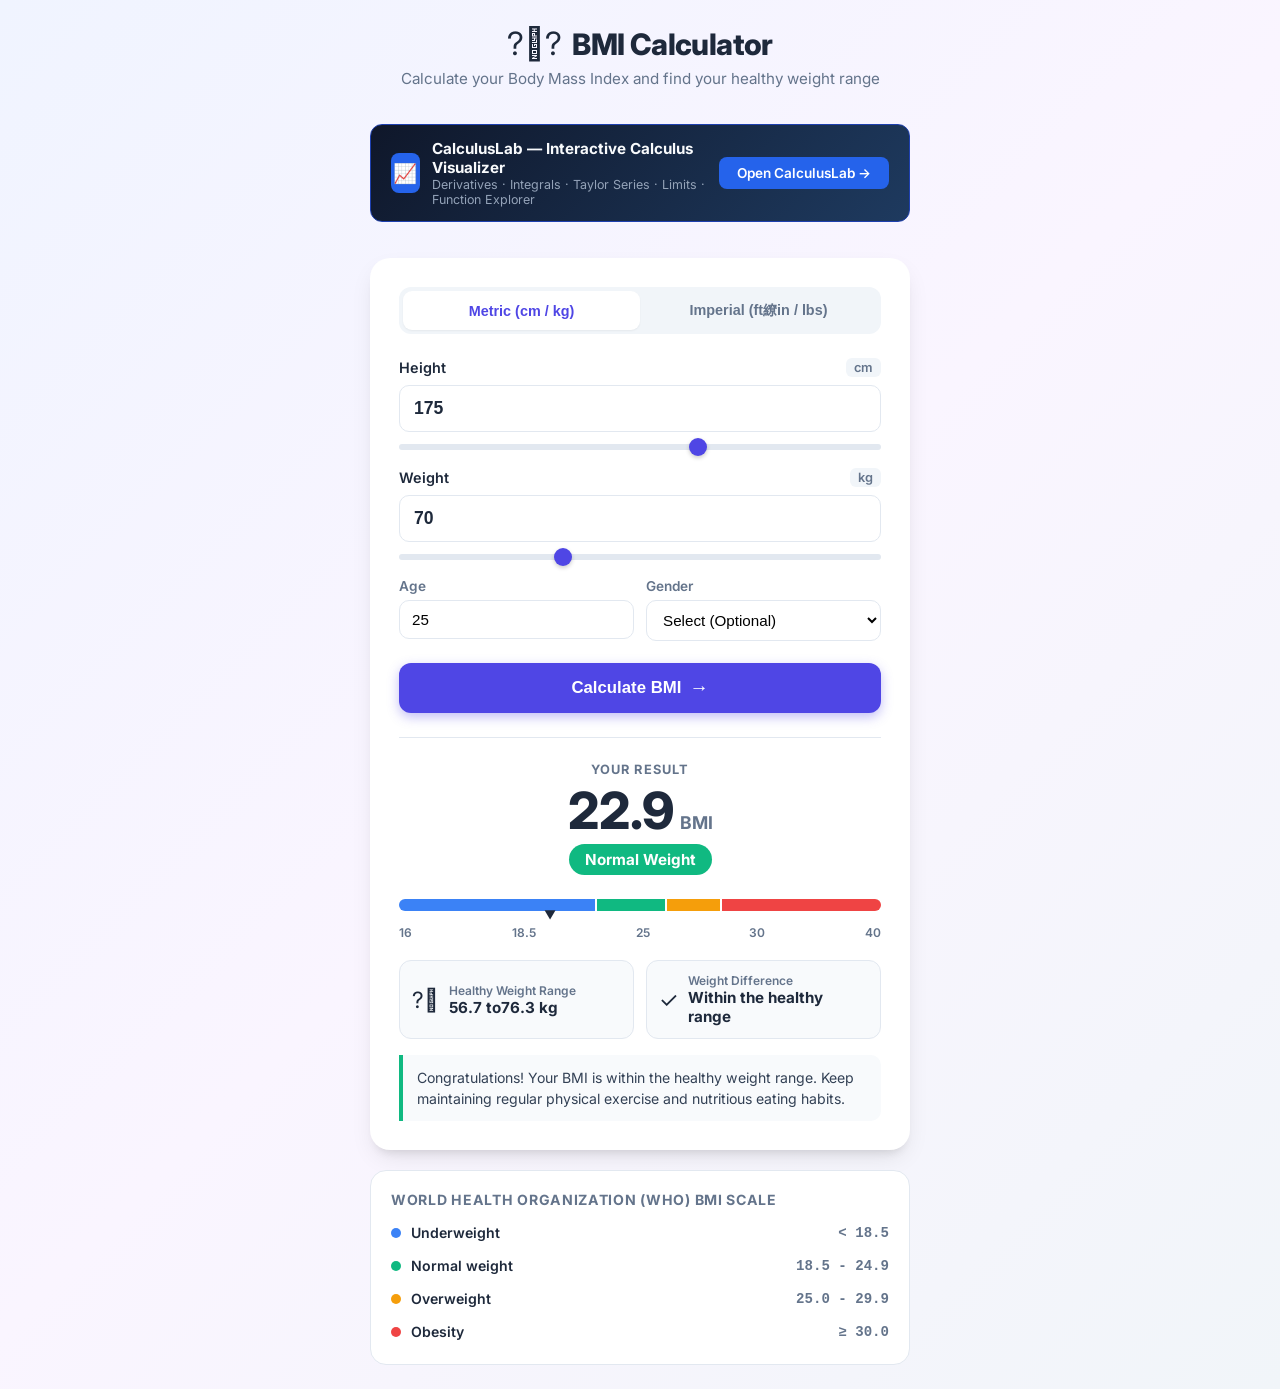
<file: index.html>
﻿<!DOCTYPE html>
<html lang="en">
<head>
  <meta charset="UTF-8">
  <meta name="viewport" content="width=device-width, initial-scale=1.0">
  <title>BMI Calculator & Health Tracker</title>
  <link rel="stylesheet" href="style.css">
  <link rel="preconnect" href="https://fonts.googleapis.com">
  <link rel="preconnect" href="https://fonts.gstatic.com" crossorigin>
  <link href="https://fonts.googleapis.com/css2?family=Inter:wght@400;500;600;700;800&display=swap" rel="stylesheet">
</head>
<body>
  <div class="app-container">
    <header class="app-header">
      <div class="logo">
        <span class="logo-icon">??</span>
        <h1>BMI Calculator</h1>
      </div>
      <p class="subtitle">Calculate your Body Mass Index and find your healthy weight range</p>
    </header>

    
    <!-- CalculusLab Banner Link -->
    <div style="background:linear-gradient(135deg,#0f172a,#1e3a5f);border-radius:12px;padding:14px 20px;margin:16px 0;display:flex;align-items:center;justify-content:space-between;gap:12px;border:1px solid #1e40af;">
      <div style="display:flex;align-items:center;gap:12px;">
        <div style="background:#2563eb;border-radius:8px;width:40px;height:40px;display:flex;align-items:center;justify-content:center;font-size:1.2rem;">&#128200;</div>
        <div>
          <div style="font-weight:700;color:#f8fafc;font-size:0.95rem;">CalculusLab &#8212; Interactive Calculus Visualizer</div>
          <div style="color:#94a3b8;font-size:0.78rem;">Derivatives &#183; Integrals &#183; Taylor Series &#183; Limits &#183; Function Explorer</div>
        </div>
      </div>
      <a href="./calculus/" style="background:#2563eb;color:#fff;text-decoration:none;padding:8px 18px;border-radius:8px;font-size:0.85rem;font-weight:600;white-space:nowrap;">Open CalculusLab &#8594;</a>
    </div>
<main class="calculator-card">
      <!-- Unit Selector Tabs -->
      <div class="unit-tabs">
        <button type="button" class="tab-btn active" id="metricTab">Metric (cm / kg)</button>
        <button type="button" class="tab-btn" id="imperialTab">Imperial (ft繚in / lbs)</button>
      </div>

      <form id="bmiForm" autocomplete="off">
        <!-- Metric Inputs -->
        <div class="input-group-container" id="metricInputs">
          <div class="form-group">
            <div class="label-row">
              <label for="heightCm">Height</label>
              <span class="unit-badge">cm</span>
            </div>
            <div class="input-wrapper">
              <input type="number" id="heightCm" min="50" max="250" placeholder="175" value="175" step="0.5" required>
            </div>
            <input type="range" id="heightCmSlider" min="100" max="220" value="175" class="slider">
          </div>

          <div class="form-group">
            <div class="label-row">
              <label for="weightKg">Weight</label>
              <span class="unit-badge">kg</span>
            </div>
            <div class="input-wrapper">
              <input type="number" id="weightKg" min="20" max="300" placeholder="70" value="70" step="0.1" required>
            </div>
            <input type="range" id="weightKgSlider" min="30" max="150" value="70" class="slider">
          </div>
        </div>

        <!-- Imperial Inputs (Hidden by default) -->
        <div class="input-group-container hidden" id="imperialInputs">
          <div class="form-group">
            <div class="label-row">
              <label>Height</label>
              <span class="unit-badge">ft & in</span>
            </div>
            <div class="multi-input">
              <div class="input-wrapper">
                <input type="number" id="heightFt" min="2" max="8" placeholder="5" value="5">
                <span class="input-unit">ft</span>
              </div>
              <div class="input-wrapper">
                <input type="number" id="heightIn" min="0" max="11" placeholder="9" value="9">
                <span class="input-unit">in</span>
              </div>
            </div>
          </div>

          <div class="form-group">
            <div class="label-row">
              <label for="weightLbs">Weight</label>
              <span class="unit-badge">lbs</span>
            </div>
            <div class="input-wrapper">
              <input type="number" id="weightLbs" min="40" max="660" placeholder="154" value="154" step="0.5">
            </div>
            <input type="range" id="weightLbsSlider" min="60" max="350" value="154" class="slider">
          </div>
        </div>

        <!-- Age & Gender (Optional contextual info) -->
        <div class="demographics-grid">
          <div class="form-group-small">
            <label for="age">Age</label>
            <input type="number" id="age" min="10" max="120" placeholder="25" value="25">
          </div>
          <div class="form-group-small">
            <label for="gender">Gender</label>
            <select id="gender">
              <option value="unspecified">Select (Optional)</option>
              <option value="male">Male</option>
              <option value="female">Female</option>
            </select>
          </div>
        </div>

        <button type="submit" class="calculate-btn" id="calcBtn">
          <span>Calculate BMI</span>
          <span class="btn-arrow">&rarr;</span>
        </button>
      </form>

      <!-- Results Section -->
      <section class="result-section hidden" id="resultSection" aria-live="polite">
        <div class="divider"></div>
        
        <div class="result-header">
          <span class="result-tag">Your Result</span>
          <div class="bmi-display">
            <span class="bmi-number" id="bmiValue">22.9</span>
            <span class="bmi-unit">BMI</span>
          </div>
          <div class="category-badge" id="categoryBadge">Normal Weight</div>
        </div>

        <!-- Visual BMI Gauge -->
        <div class="gauge-container">
          <div class="gauge-bar">
            <div class="gauge-segment underweight" title="Underweight (< 18.5)"></div>
            <div class="gauge-segment normal" title="Normal (18.5 - 24.9)"></div>
            <div class="gauge-segment overweight" title="Overweight (25 - 29.9)"></div>
            <div class="gauge-segment obese" title="Obese (30 or higher)"></div>
          </div>
          <div class="gauge-pointer" id="gaugePointer" style="left: 45%;">
            <div class="pointer-arrow">&#9660;</div>
          </div>
          <div class="gauge-labels">
            <span>16</span>
            <span>18.5</span>
            <span>25</span>
            <span>30</span>
            <span>40</span>
          </div>
        </div>

        <!-- Health Metrics Cards -->
        <div class="metrics-grid">
          <div class="metric-card">
            <span class="metric-icon">?</span>
            <div class="metric-info">
              <span class="metric-label">Healthy Weight Range</span>
              <strong class="metric-value" id="healthyRange">56.7 - 76.3 kg</strong>
            </div>
          </div>

          <div class="metric-card">
            <span class="metric-icon" aria-hidden="true">&#10003;</span>
            <div class="metric-info">
              <span class="metric-label">Weight Difference</span>
              <strong class="metric-value" id="weightDiff">Optimal Range</strong>
            </div>
          </div>
        </div>

        <!-- Suggestions and Advice -->
        <div class="advice-box" id="adviceBox">
          <p id="adviceText">Your BMI is in the healthy weight category. Maintain balanced nutrition and regular physical activity to sustain overall wellness.</p>
        </div>
      </section>
    </main>

    <!-- Reference Scale -->
    <footer class="reference-card">
      <h3>World Health Organization (WHO) BMI Scale</h3>
      <div class="reference-table">
        <div class="ref-row">
          <span class="ref-dot underweight"></span>
          <span class="ref-cat">Underweight</span>
          <span class="ref-range">&lt; 18.5</span>
        </div>
        <div class="ref-row">
          <span class="ref-dot normal"></span>
          <span class="ref-cat">Normal weight</span>
          <span class="ref-range">18.5 - 24.9</span>
        </div>
        <div class="ref-row">
          <span class="ref-dot overweight"></span>
          <span class="ref-cat">Overweight</span>
          <span class="ref-range">25.0 - 29.9</span>
        </div>
        <div class="ref-row">
          <span class="ref-dot obese"></span>
          <span class="ref-cat">Obesity</span>
          <span class="ref-range">&ge; 30.0</span>
        </div>
      </div>
    </footer>
  </div>

  <script src="app.js"></script>
</body>
</html>
</file>
<file: style.css>
﻿:root {
  --primary: #4f46e5;
  --primary-hover: #4338ca;
  --primary-light: #eef2ff;
  --text-main: #1e293b;
  --text-muted: #64748b;
  --bg-page: #f8fafc;
  --card-bg: #ffffff;
  --border-color: #e2e8f0;
  --shadow-sm: 0 1px 2px 0 rgb(0 0 0 / 0.05);
  --shadow-md: 0 4px 6px -1px rgb(0 0 0 / 0.1), 0 2px 4px -2px rgb(0 0 0 / 0.1);
  --shadow-lg: 0 10px 25px -5px rgb(0 0 0 / 0.1), 0 8px 10px -6px rgb(0 0 0 / 0.1);

  /* BMI category colors */
  --underweight: #3b82f6;
  --normal: #10b981;
  --overweight: #f59e0b;
  --obese: #ef4444;
}

* {
  box-sizing: border-box;
  margin: 0;
  padding: 0;
}

body {
  font-family: 'Inter', -apple-system, BlinkMacSystemFont, "Segoe UI", Roboto, sans-serif;
  background: linear-gradient(135deg, #f0f4ff 0%, #faf5ff 50%, #f1f5f9 100%);
  color: var(--text-main);
  min-height: 100vh;
  display: flex;
  justify-content: center;
  align-items: center;
  padding: 24px 16px;
}

.app-container {
  width: 100%;
  max-width: 540px;
  display: flex;
  flex-direction: column;
  gap: 20px;
}

/* Header */
.app-header {
  text-align: center;
}

.logo {
  display: flex;
  align-items: center;
  justify-content: center;
  gap: 10px;
  margin-bottom: 6px;
}

.logo-icon {
  font-size: 2rem;
}

.app-header h1 {
  font-size: 1.85rem;
  font-weight: 800;
  color: var(--text-main);
  letter-spacing: -0.02em;
}

.subtitle {
  font-size: 0.95rem;
  color: var(--text-muted);
}

/* Main Card */
.calculator-card {
  background: var(--card-bg);
  border-radius: 20px;
  padding: 28px;
  box-shadow: var(--shadow-lg);
  border: 1px solid rgba(255, 255, 255, 0.8);
}

/* Unit Switcher Tabs */
.unit-tabs {
  display: flex;
  background: #f1f5f9;
  padding: 4px;
  border-radius: 12px;
  margin-bottom: 24px;
}

.tab-btn {
  flex: 1;
  padding: 10px 16px;
  border: none;
  background: transparent;
  font-size: 0.9rem;
  font-weight: 600;
  color: var(--text-muted);
  border-radius: 9px;
  cursor: pointer;
  transition: all 0.2s ease;
}

.tab-btn.active {
  background: #ffffff;
  color: var(--primary);
  box-shadow: var(--shadow-sm);
}

/* Form Styles */
.input-group-container {
  display: flex;
  flex-direction: column;
  gap: 18px;
}

.hidden {
  display: none !important;
}

.form-group {
  display: flex;
  flex-direction: column;
  gap: 8px;
}

.label-row {
  display: flex;
  justify-content: space-between;
  align-items: center;
}

.label-row label {
  font-size: 0.9rem;
  font-weight: 600;
  color: var(--text-main);
}

.unit-badge {
  font-size: 0.8rem;
  font-weight: 600;
  color: var(--text-muted);
  background: #f1f5f9;
  padding: 2px 8px;
  border-radius: 6px;
}

.input-wrapper {
  position: relative;
  display: flex;
  align-items: center;
}

.input-wrapper input {
  width: 100%;
  padding: 12px 14px;
  font-size: 1.1rem;
  font-weight: 600;
  color: var(--text-main);
  border: 1.5px solid var(--border-color);
  border-radius: 10px;
  outline: none;
  transition: border-color 0.2s ease, box-shadow 0.2s ease;
}

.input-wrapper input:focus {
  border-color: var(--primary);
  box-shadow: 0 0 0 3px rgba(79, 70, 229, 0.15);
}

.input-unit {
  position: absolute;
  right: 14px;
  font-weight: 600;
  color: var(--text-muted);
  font-size: 0.9rem;
  pointer-events: none;
}

.multi-input {
  display: flex;
  gap: 12px;
}

.multi-input .input-wrapper {
  flex: 1;
}

/* Range Slider */
.slider {
  -webkit-appearance: none;
  appearance: none;
  width: 100%;
  height: 6px;
  border-radius: 3px;
  background: #e2e8f0;
  outline: none;
  cursor: pointer;
  margin-top: 4px;
}

.slider::-webkit-slider-thumb {
  -webkit-appearance: none;
  appearance: none;
  width: 18px;
  height: 18px;
  border-radius: 50%;
  background: var(--primary);
  box-shadow: 0 2px 4px rgba(0, 0, 0, 0.2);
  transition: transform 0.1s ease;
}

.slider::-webkit-slider-thumb:hover {
  transform: scale(1.2);
}

/* Demographics */
.demographics-grid {
  display: grid;
  grid-template-columns: 1fr 1fr;
  gap: 12px;
  margin-top: 18px;
  margin-bottom: 22px;
}

.form-group-small {
  display: flex;
  flex-direction: column;
  gap: 6px;
}

.form-group-small label {
  font-size: 0.85rem;
  font-weight: 600;
  color: var(--text-muted);
}

.form-group-small input,
.form-group-small select {
  padding: 10px 12px;
  font-size: 0.95rem;
  font-weight: 500;
  border: 1.5px solid var(--border-color);
  border-radius: 10px;
  outline: none;
  background: #ffffff;
}

.form-group-small input:focus,
.form-group-small select:focus {
  border-color: var(--primary);
  box-shadow: 0 0 0 3px rgba(79, 70, 229, 0.15);
}

/* Calculate Button */
.calculate-btn {
  width: 100%;
  padding: 14px;
  font-size: 1.05rem;
  font-weight: 700;
  color: #ffffff;
  background: var(--primary);
  border: none;
  border-radius: 12px;
  cursor: pointer;
  display: flex;
  align-items: center;
  justify-content: center;
  gap: 8px;
  box-shadow: 0 4px 12px rgba(79, 70, 229, 0.35);
  transition: all 0.2s ease;
}

.calculate-btn:hover {
  background: var(--primary-hover);
  transform: translateY(-1px);
  box-shadow: 0 6px 16px rgba(79, 70, 229, 0.4);
}

.calculate-btn:active {
  transform: translateY(0);
}

.btn-arrow {
  font-size: 1.2rem;
  transition: transform 0.2s ease;
}

.calculate-btn:hover .btn-arrow {
  transform: translateX(4px);
}

/* Results */
.divider {
  height: 1px;
  background: var(--border-color);
  margin: 24px 0;
}

.result-header {
  text-align: center;
  display: flex;
  flex-direction: column;
  align-items: center;
  gap: 8px;
}

.result-tag {
  font-size: 0.8rem;
  text-transform: uppercase;
  letter-spacing: 0.08em;
  font-weight: 700;
  color: var(--text-muted);
}

.bmi-display {
  display: flex;
  align-items: baseline;
  gap: 6px;
}

.bmi-number {
  font-size: 3.2rem;
  font-weight: 800;
  line-height: 1;
  color: var(--text-main);
  transition: color 0.3s ease;
}

.bmi-unit {
  font-size: 1.1rem;
  font-weight: 700;
  color: var(--text-muted);
}

.category-badge {
  display: inline-block;
  padding: 6px 16px;
  border-radius: 20px;
  font-size: 0.95rem;
  font-weight: 700;
  color: #ffffff;
  background: var(--normal);
  transition: background-color 0.3s ease;
}

/* Gauge */
.gauge-container {
  margin: 24px 0 20px 0;
  position: relative;
}

.gauge-bar {
  display: flex;
  height: 12px;
  border-radius: 6px;
  overflow: hidden;
  gap: 2px;
}

.gauge-segment {
  height: 100%;
}

.gauge-segment.underweight { flex: 18.5; background: var(--underweight); }
.gauge-segment.normal      { flex: 6.4;  background: var(--normal); }
.gauge-segment.overweight  { flex: 5.0;  background: var(--overweight); }
.gauge-segment.obese       { flex: 15.0; background: var(--obese); }

.gauge-pointer {
  position: absolute;
  top: 10px;
  transform: translateX(-50%);
  transition: left 0.4s cubic-bezier(0.34, 1.56, 0.64, 1);
}

.pointer-arrow {
  color: var(--text-main);
  font-size: 12px;
  line-height: 1;
}

.gauge-labels {
  display: flex;
  justify-content: space-between;
  margin-top: 14px;
  font-size: 0.75rem;
  color: var(--text-muted);
  font-weight: 600;
}

/* Metrics Grid */
.metrics-grid {
  display: grid;
  grid-template-columns: 1fr 1fr;
  gap: 12px;
  margin-top: 20px;
}

.metric-card {
  background: #f8fafc;
  border: 1px solid var(--border-color);
  border-radius: 12px;
  padding: 12px;
  display: flex;
  align-items: center;
  gap: 10px;
}

.metric-icon {
  font-size: 1.4rem;
}

.metric-info {
  display: flex;
  flex-direction: column;
}

.metric-label {
  font-size: 0.75rem;
  font-weight: 600;
  color: var(--text-muted);
}

.metric-value {
  font-size: 0.95rem;
  font-weight: 700;
  color: var(--text-main);
}

/* Advice Box */
.advice-box {
  margin-top: 16px;
  background: #f8fafc;
  border-left: 4px solid var(--normal);
  border-radius: 0 10px 10px 0;
  padding: 12px 14px;
  font-size: 0.88rem;
  color: #334155;
  line-height: 1.5;
  transition: border-color 0.3s ease;
}

/* Reference Table */
.reference-card {
  background: var(--card-bg);
  border-radius: 16px;
  padding: 20px;
  border: 1px solid var(--border-color);
}

.reference-card h3 {
  font-size: 0.88rem;
  font-weight: 700;
  color: var(--text-muted);
  text-transform: uppercase;
  letter-spacing: 0.05em;
  margin-bottom: 12px;
}

.reference-table {
  display: flex;
  flex-direction: column;
  gap: 8px;
}

.ref-row {
  display: flex;
  align-items: center;
  font-size: 0.88rem;
  padding: 4px 0;
}

.ref-dot {
  width: 10px;
  height: 10px;
  border-radius: 50%;
  margin-right: 10px;
}

.ref-dot.underweight { background: var(--underweight); }
.ref-dot.normal      { background: var(--normal); }
.ref-dot.overweight  { background: var(--overweight); }
.ref-dot.obese       { background: var(--obese); }

.ref-cat {
  font-weight: 600;
  color: var(--text-main);
  flex: 1;
}

.ref-range {
  font-weight: 600;
  color: var(--text-muted);
  font-family: monospace;
}

@media (max-width: 480px) {
  .calculator-card {
    padding: 20px 16px;
  }
  .metrics-grid {
    grid-template-columns: 1fr;
  }
}
</file>
